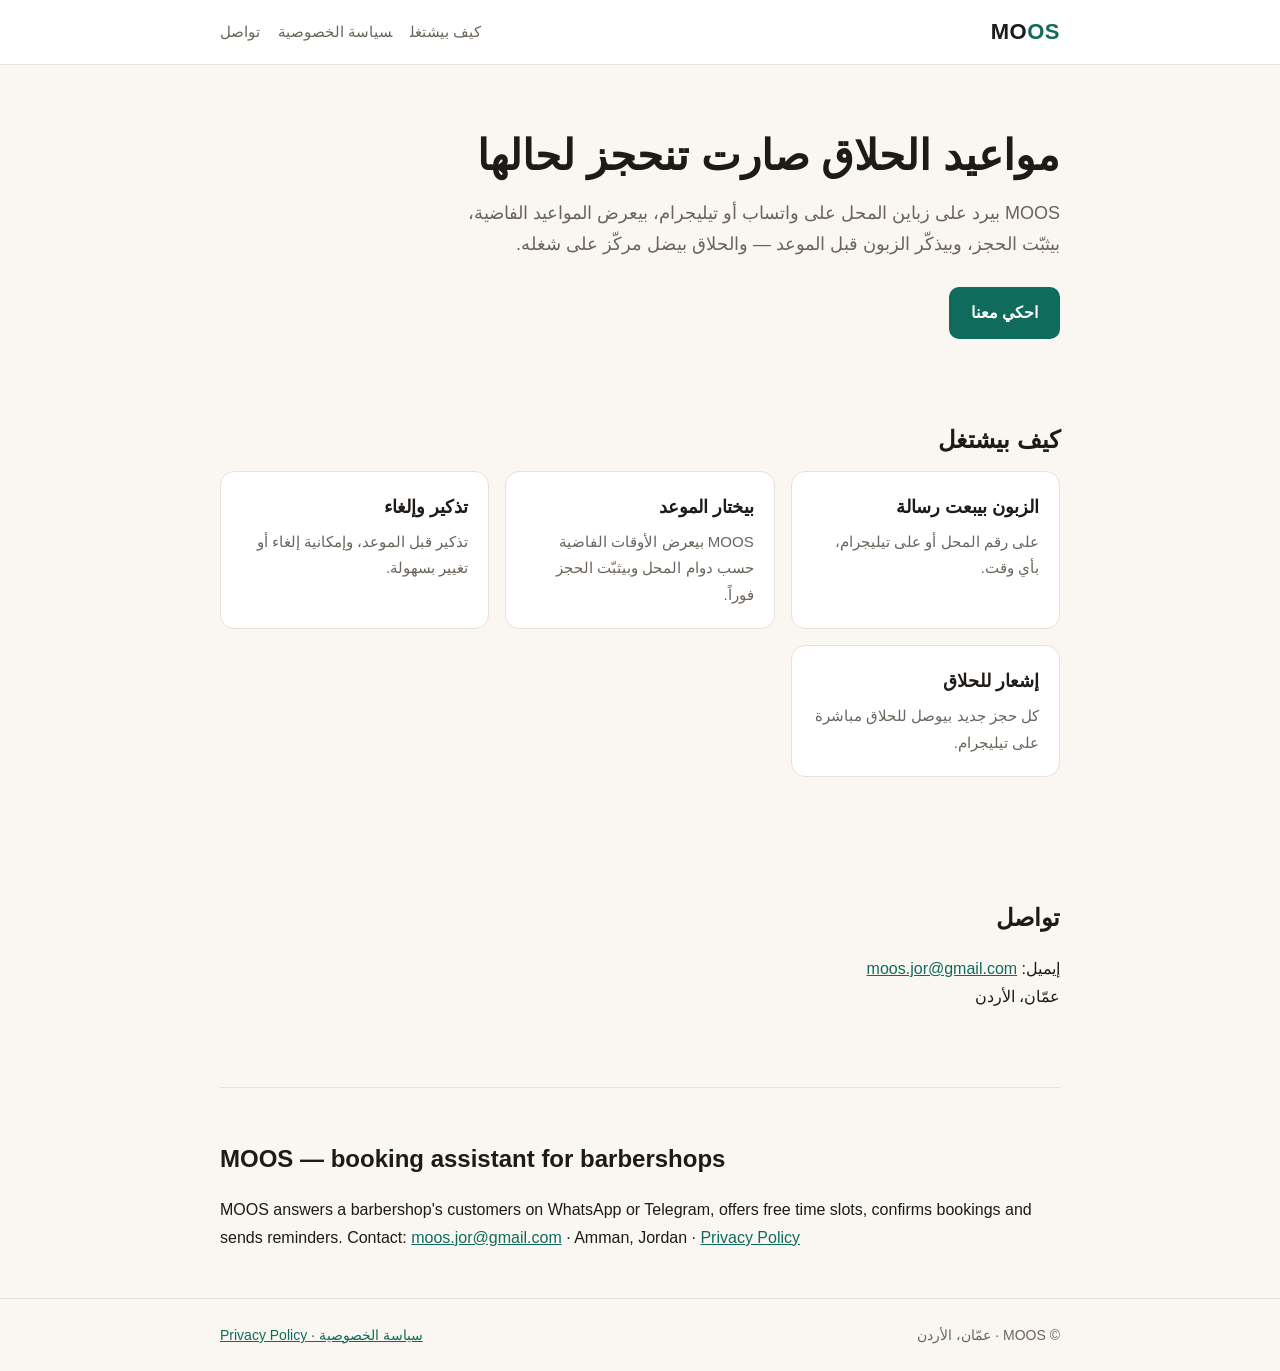
<file: index.html>
<!DOCTYPE html>
<html lang="ar" dir="rtl">
<head>
<meta charset="utf-8">
<meta name="viewport" content="width=device-width,initial-scale=1">
<title>MOOS — حجوزات الحلاقين على واتساب وتيليجرام</title>
<meta name="description" content="MOOS نظام حجز مواعيد للحلاقين في الأردن عبر واتساب وتيليجرام.">
<link rel="stylesheet" href="/style.css">
</head>
<body>
<header><div class="wrap"><a class="brand" href="/">MO<span>OS</span></a>
<nav><a href="#how">كيف بيشتغل</a><a href="/privacy/">سياسة الخصوصية</a><a href="#contact">تواصل</a></nav></div></header>
<main class="wrap">
<section class="hero">
<h1>مواعيد الحلاق صارت تنحجز لحالها</h1>
<p>MOOS بيرد على زباين المحل على واتساب أو تيليجرام، بيعرض المواعيد الفاضية، بيثبّت الحجز، وبيذكّر الزبون قبل الموعد — والحلاق بيضل مركّز على شغله.</p>
<a class="btn" href="#contact">احكي معنا</a>
</section>
<section id="how">
<h2>كيف بيشتغل</h2>
<div class="grid">
<div class="card"><h3>الزبون بيبعت رسالة</h3><p>على رقم المحل أو على تيليجرام، بأي وقت.</p></div>
<div class="card"><h3>بيختار الموعد</h3><p>MOOS بيعرض الأوقات الفاضية حسب دوام المحل وبيثبّت الحجز فوراً.</p></div>
<div class="card"><h3>تذكير وإلغاء</h3><p>تذكير قبل الموعد، وإمكانية إلغاء أو تغيير بسهولة.</p></div>
<div class="card"><h3>إشعار للحلاق</h3><p>كل حجز جديد بيوصل للحلاق مباشرة على تيليجرام.</p></div>
</div>
</section>
<section id="contact">
<h2>تواصل</h2>
<p>إيميل: <a href="mailto:moos.jor@gmail.com">moos.jor@gmail.com</a><br>عمّان، الأردن</p>
</section>
<section class="en" lang="en">
<h2>MOOS — booking assistant for barbershops</h2>
<p>MOOS answers a barbershop's customers on WhatsApp or Telegram, offers free time slots, confirms bookings and sends reminders. Contact: <a href="mailto:moos.jor@gmail.com">moos.jor@gmail.com</a> · Amman, Jordan · <a href="/privacy/#en">Privacy Policy</a></p>
</section>
</main>
<footer><div class="wrap"><span>© MOOS · عمّان، الأردن</span><a href="/privacy/">سياسة الخصوصية · Privacy Policy</a></div></footer>
</body>
</html>
</file>
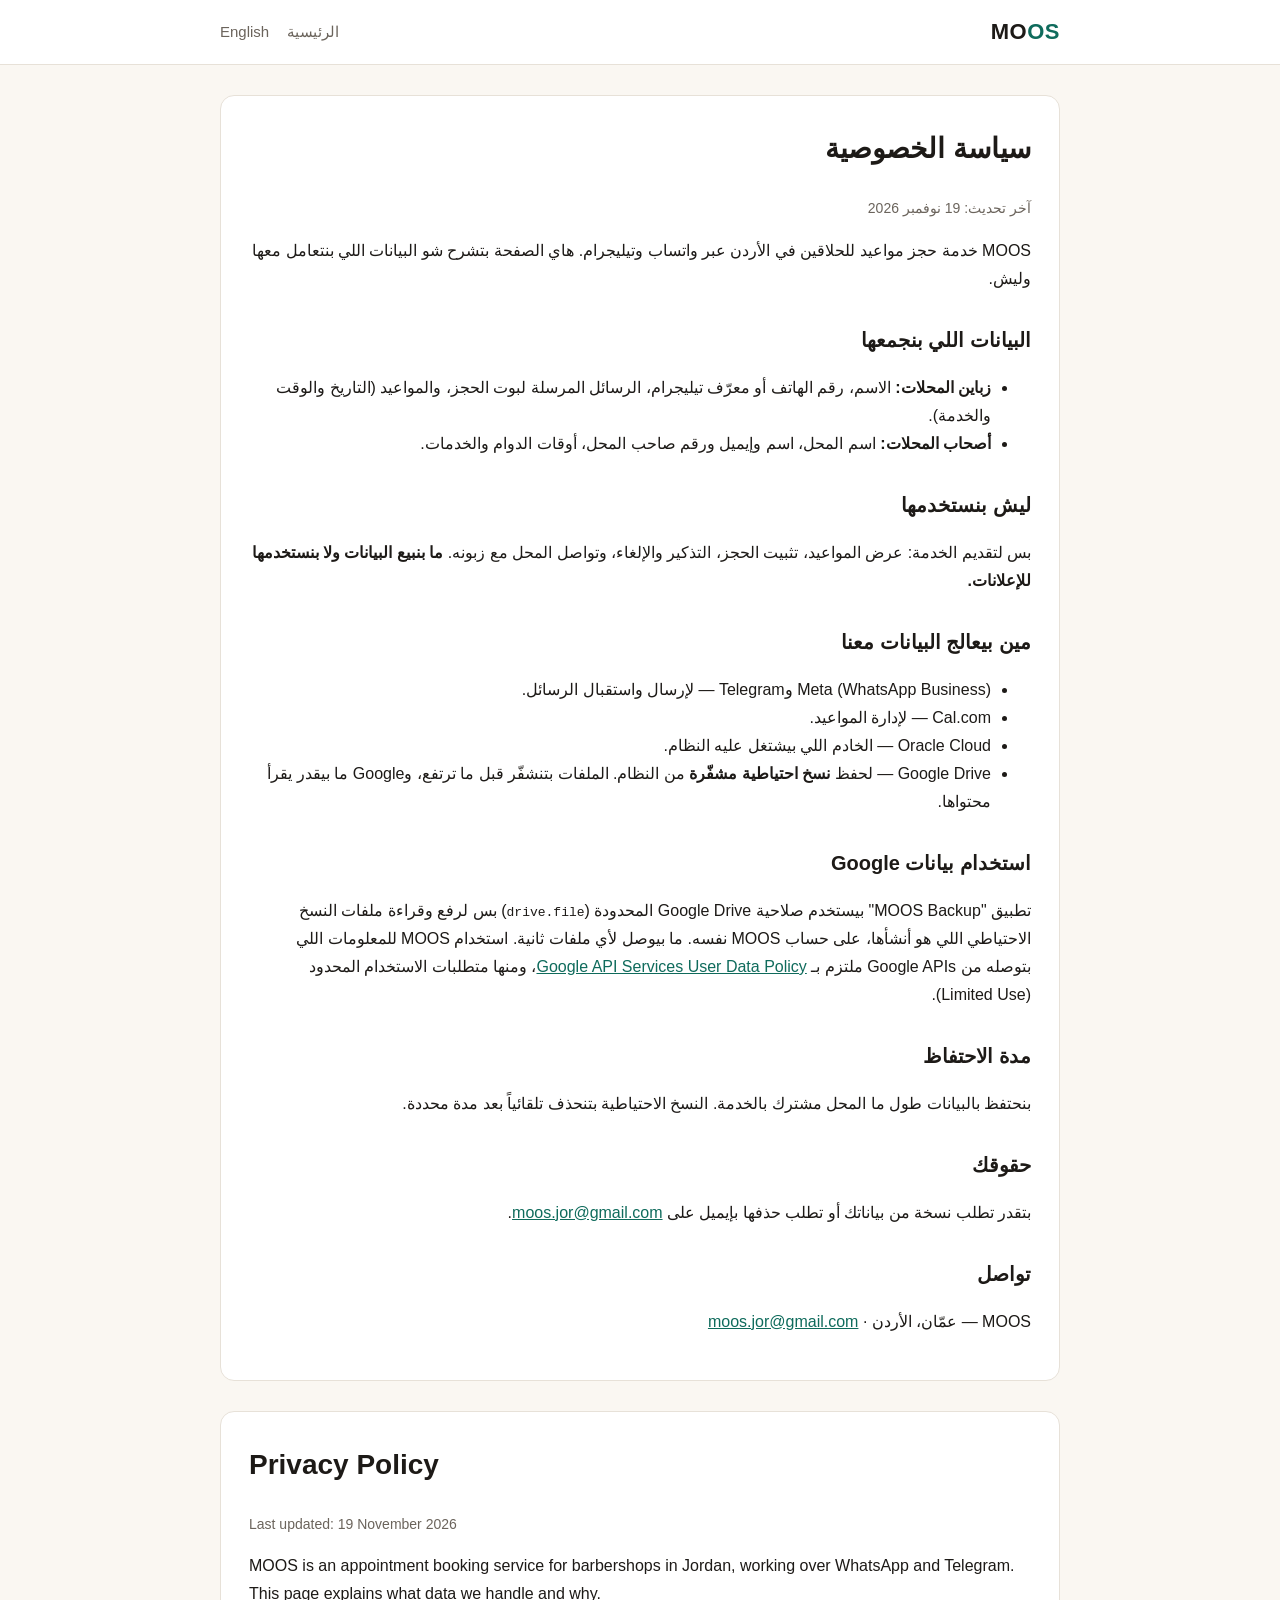
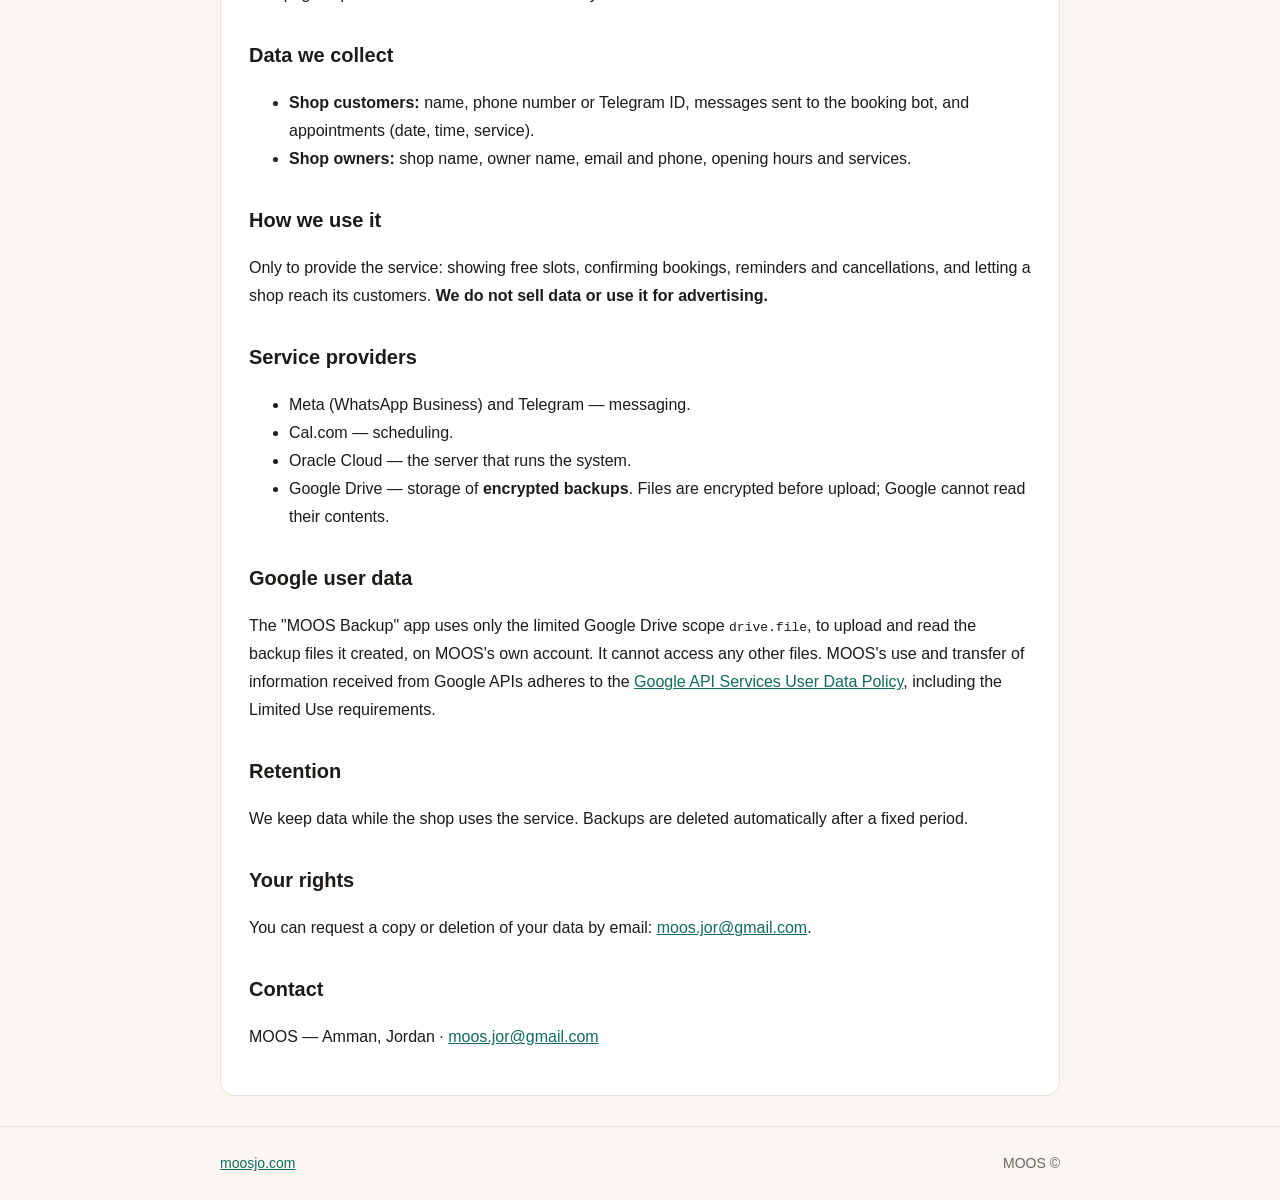
<file: privacy/index.html>
<!DOCTYPE html>
<html lang="ar" dir="rtl">
<head>
<meta charset="utf-8">
<meta name="viewport" content="width=device-width,initial-scale=1">
<title>سياسة الخصوصية — MOOS</title>
<link rel="stylesheet" href="/style.css">
</head>
<body>
<header><div class="wrap"><a class="brand" href="/">MO<span>OS</span></a><nav><a href="/">الرئيسية</a><a href="#en">English</a></nav></div></header>
<main class="wrap">
<article class="doc">
<h1>سياسة الخصوصية</h1>
<p class="meta">آخر تحديث: 19 نوفمبر 2026</p>
<p>MOOS خدمة حجز مواعيد للحلاقين في الأردن عبر واتساب وتيليجرام. هاي الصفحة بتشرح شو البيانات اللي بنتعامل معها وليش.</p>
<h2>البيانات اللي بنجمعها</h2>
<ul>
<li><strong>زباين المحلات:</strong> الاسم، رقم الهاتف أو معرّف تيليجرام، الرسائل المرسلة لبوت الحجز، والمواعيد (التاريخ والوقت والخدمة).</li>
<li><strong>أصحاب المحلات:</strong> اسم المحل، اسم وإيميل ورقم صاحب المحل، أوقات الدوام والخدمات.</li>
</ul>
<h2>ليش بنستخدمها</h2>
<p>بس لتقديم الخدمة: عرض المواعيد، تثبيت الحجز، التذكير والإلغاء، وتواصل المحل مع زبونه. <strong>ما بنبيع البيانات ولا بنستخدمها للإعلانات.</strong></p>
<h2>مين بيعالج البيانات معنا</h2>
<ul>
<li>Meta (WhatsApp Business) وTelegram — لإرسال واستقبال الرسائل.</li>
<li>Cal.com — لإدارة المواعيد.</li>
<li>Oracle Cloud — الخادم اللي بيشتغل عليه النظام.</li>
<li>Google Drive — لحفظ <strong>نسخ احتياطية مشفّرة</strong> من النظام. الملفات بتنشفّر قبل ما ترتفع، وGoogle ما بيقدر يقرأ محتواها.</li>
</ul>
<h2>استخدام بيانات Google</h2>
<p>تطبيق "MOOS Backup" بيستخدم صلاحية Google Drive المحدودة (<code>drive.file</code>) بس لرفع وقراءة ملفات النسخ الاحتياطي اللي هو أنشأها، على حساب MOOS نفسه. ما بيوصل لأي ملفات ثانية. استخدام MOOS للمعلومات اللي بتوصله من Google APIs ملتزم بـ <a href="https://developers.google.com/terms/api-services-user-data-policy">Google API Services User Data Policy</a>، ومنها متطلبات الاستخدام المحدود (Limited Use).</p>
<h2>مدة الاحتفاظ</h2>
<p>بنحتفظ بالبيانات طول ما المحل مشترك بالخدمة. النسخ الاحتياطية بتنحذف تلقائياً بعد مدة محددة.</p>
<h2>حقوقك</h2>
<p>بتقدر تطلب نسخة من بياناتك أو تطلب حذفها بإيميل على <a href="mailto:moos.jor@gmail.com">moos.jor@gmail.com</a>.</p>
<h2>تواصل</h2>
<p>MOOS — عمّان، الأردن · <a href="mailto:moos.jor@gmail.com">moos.jor@gmail.com</a></p>
</article>

<article class="doc en" id="en" lang="en">
<h1>Privacy Policy</h1>
<p class="meta">Last updated: 19 November 2026</p>
<p>MOOS is an appointment booking service for barbershops in Jordan, working over WhatsApp and Telegram. This page explains what data we handle and why.</p>
<h2>Data we collect</h2>
<ul>
<li><strong>Shop customers:</strong> name, phone number or Telegram ID, messages sent to the booking bot, and appointments (date, time, service).</li>
<li><strong>Shop owners:</strong> shop name, owner name, email and phone, opening hours and services.</li>
</ul>
<h2>How we use it</h2>
<p>Only to provide the service: showing free slots, confirming bookings, reminders and cancellations, and letting a shop reach its customers. <strong>We do not sell data or use it for advertising.</strong></p>
<h2>Service providers</h2>
<ul>
<li>Meta (WhatsApp Business) and Telegram — messaging.</li>
<li>Cal.com — scheduling.</li>
<li>Oracle Cloud — the server that runs the system.</li>
<li>Google Drive — storage of <strong>encrypted backups</strong>. Files are encrypted before upload; Google cannot read their contents.</li>
</ul>
<h2>Google user data</h2>
<p>The "MOOS Backup" app uses only the limited Google Drive scope <code>drive.file</code>, to upload and read the backup files it created, on MOOS's own account. It cannot access any other files. MOOS's use and transfer of information received from Google APIs adheres to the <a href="https://developers.google.com/terms/api-services-user-data-policy">Google API Services User Data Policy</a>, including the Limited Use requirements.</p>
<h2>Retention</h2>
<p>We keep data while the shop uses the service. Backups are deleted automatically after a fixed period.</p>
<h2>Your rights</h2>
<p>You can request a copy or deletion of your data by email: <a href="mailto:moos.jor@gmail.com">moos.jor@gmail.com</a>.</p>
<h2>Contact</h2>
<p>MOOS — Amman, Jordan · <a href="mailto:moos.jor@gmail.com">moos.jor@gmail.com</a></p>
</article>
</main>
<footer><div class="wrap"><span>© MOOS</span><a href="/">moosjo.com</a></div></footer>
</body>
</html>
</file>
<file: style.css>
:root{--ink:#1d1a17;--muted:#6b645c;--line:#e7e1d8;--bg:#faf7f2;--card:#fff;--accent:#0f6b5c;--accent-ink:#fff}
*{box-sizing:border-box}html{-webkit-text-size-adjust:100%}
body{margin:0;font-family:"Tajawal","Segoe UI",Tahoma,Arial,sans-serif;background:var(--bg);color:var(--ink);line-height:1.75}
a{color:var(--accent)}
.wrap{max-width:880px;margin:0 auto;padding:0 20px}
header{border-bottom:1px solid var(--line);background:var(--card)}
header .wrap{display:flex;align-items:center;justify-content:space-between;height:64px}
.brand{font-weight:800;font-size:22px;letter-spacing:.5px;color:var(--ink);text-decoration:none}
.brand span{color:var(--accent)}
nav a{margin-inline-start:18px;text-decoration:none;color:var(--muted);font-size:15px}
nav a:hover{color:var(--ink)}
.hero{padding:64px 0 40px}
.hero h1{font-size:clamp(28px,5vw,42px);line-height:1.3;margin:0 0 14px}
.hero p{font-size:18px;color:var(--muted);margin:0 0 26px;max-width:620px}
.btn{display:inline-block;background:var(--accent);color:var(--accent-ink);padding:12px 22px;border-radius:10px;text-decoration:none;font-weight:700}
.grid{display:grid;grid-template-columns:repeat(auto-fit,minmax(230px,1fr));gap:16px;margin:10px 0 50px}
.card{background:var(--card);border:1px solid var(--line);border-radius:14px;padding:20px}
.card h3{margin:0 0 6px;font-size:18px}.card p{margin:0;color:var(--muted);font-size:15px}
section{padding:10px 0 30px}
h2{font-size:24px;margin:30px 0 10px}
.en{direction:ltr;text-align:left;font-family:"Segoe UI",Arial,sans-serif;border-top:1px solid var(--line);margin-top:30px;padding-top:20px}
.doc{background:var(--card);border:1px solid var(--line);border-radius:14px;padding:28px;margin:30px 0}
.doc h1{font-size:28px;margin-top:0}.doc h2{font-size:20px}.meta{color:var(--muted);font-size:14px}
footer{border-top:1px solid var(--line);padding:24px 0;color:var(--muted);font-size:14px}
footer .wrap{display:flex;flex-wrap:wrap;gap:14px;justify-content:space-between}
</file>
